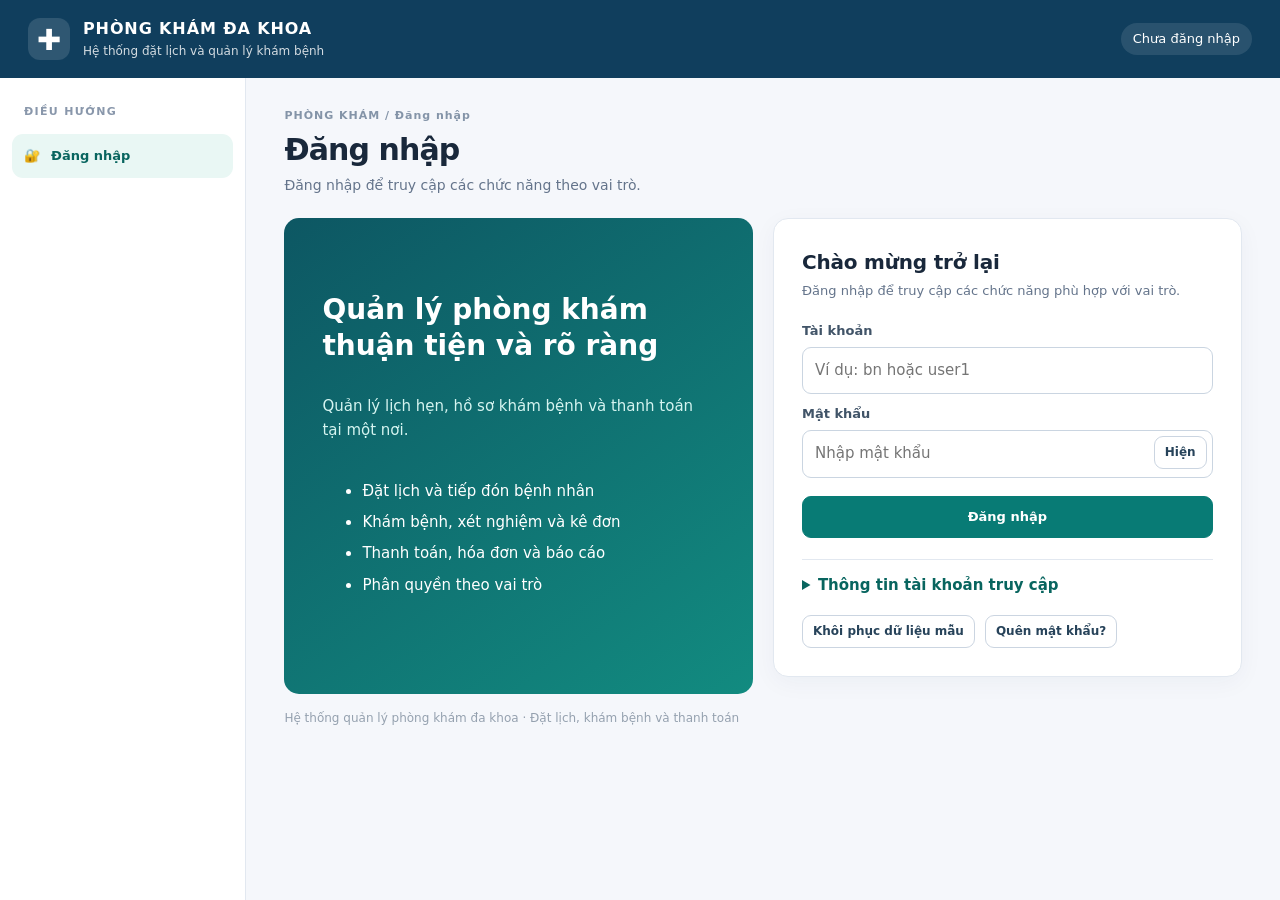
<file: index.html>
<!DOCTYPE html><html lang="vi"><head><meta charset="utf-8"><meta http-equiv="refresh" content="0;url=08-GiaoDien/GD01_DangNhap.html"><title>Phòng khám đa khoa</title></head><body><a href="08-GiaoDien/GD01_DangNhap.html">Mở hệ thống phòng khám đa khoa</a></body></html>
</file>
<file: 08-GiaoDien/style.css>
:root{--bg:#f5f7fb;--card:#fff;--text:#19283b;--muted:#64748b;--line:#e2e8f0;--navy:#103e5d;--primary:#087b75;--primary-dark:#08655f;--soft:#e9f7f4;--warn:#a7640d;--bad:#b42318;--good:#13733b;--shadow:0 6px 24px rgba(32,56,87,.045);color-scheme:light}
*{box-sizing:border-box}html{font-size:15px}body{margin:0;min-height:100vh;color:var(--text);background:var(--bg);font:1rem/1.55 system-ui,-apple-system,"Segoe UI",Arial,sans-serif;display:grid;grid-template-columns:246px minmax(0,1fr);grid-template-rows:auto 1fr}button,input,select,textarea{font:inherit}button{cursor:pointer}button:disabled{opacity:.48;cursor:not-allowed}button:focus-visible,a:focus-visible,input:focus-visible,select:focus-visible,textarea:focus-visible{outline:3px solid #5ec3b7;outline-offset:2px}
.topbar{grid-column:1/-1;display:flex;align-items:center;justify-content:space-between;gap:18px;background:var(--navy);color:#fff;padding:15px 28px;min-height:78px}.brand{display:flex;align-items:center;gap:13px}.brand-icon{width:42px;height:42px;border-radius:12px;background:#ffffff21;display:grid;place-items:center;font-size:29px;font-weight:700}.brand strong{display:block;letter-spacing:.055em;font-size:16px}.brand small{display:block;font-size:12px;opacity:.82}.session{display:flex;gap:10px;align-items:center;flex-wrap:wrap}.user-label{font-size:13px;padding:6px 12px;background:#ffffff1b;border-radius:30px}.btn-ghost{background:transparent;border:1px solid #ffffff75;color:white;border-radius:9px;padding:7px 12px}
.sidebar{display:flex;flex-direction:column;gap:4px;padding:25px 12px;background:#fff;border-right:1px solid var(--line)}.sidebar-title{font-size:11px;letter-spacing:.12em;font-weight:700;color:#8997ab;margin:0 12px 10px}.sidebar a{display:flex;align-items:center;gap:11px;padding:12px;border-radius:11px;color:#3e5369;text-decoration:none;font-size:13px;font-weight:550}.sidebar a:hover{background:#f2f6fa}.sidebar a.active{background:var(--soft);color:var(--primary-dark);font-weight:700}.sidebar-foot{margin:auto 10px 0;border-top:1px solid var(--line);padding-top:18px;font-size:12px;font-weight:600;color:#718096}.sidebar-foot small{font-weight:400}.demo-dot{display:inline-block;width:8px;height:8px;background:#e9a84a;border-radius:50%;margin-right:5px}
.content{min-width:0;max-width:1280px;width:100%;padding:29px clamp(17px,3vw,42px) 35px}.crumb{font-size:11px;letter-spacing:.09em;color:#8494a8;font-weight:650;margin-bottom:8px}.page-title{display:flex;justify-content:space-between;align-items:flex-start;gap:15px;margin-bottom:21px}.page-title h1{font-size:clamp(23px,2.4vw,30px);line-height:1.2;letter-spacing:-.03em;margin:0 0 7px}.page-title p{margin:0;color:var(--muted);font-size:14px}.demo-badge{font-size:10px;font-weight:700;letter-spacing:.11em;background:#fff4dd;color:#986100;border:1px solid #ffdfa1;padding:5px 10px;border-radius:20px}.footnote{padding-top:15px;color:#95a1af;font-size:12px}
.card{border:1px solid var(--line);border-radius:15px;background:var(--card);padding:22px;margin-bottom:17px;box-shadow:var(--shadow)}.card h2,.card h3{font-size:17px;margin:0 0 13px;letter-spacing:-.01em}.card .heading-row{display:flex;justify-content:space-between;align-items:center;gap:8px;flex-wrap:wrap;margin-bottom:12px}.heading-row h2{margin:0}.hint{color:var(--muted);font-size:13px;margin:5px 0 13px}.muted{font-size:13px;color:var(--muted)}.section-lead{font-size:13px;color:var(--muted);margin:-5px 0 17px}.grid2{display:grid;grid-template-columns:repeat(2,minmax(0,1fr));gap:15px}.grid3{display:grid;grid-template-columns:repeat(3,minmax(0,1fr));gap:15px}.form-field{min-width:0}label{display:block;color:#415468;font-size:13px;font-weight:650;margin:10px 0 6px}input:not([type="checkbox"]),select,textarea{display:block;background:#fff;color:var(--text);border:1px solid #cad5e1;border-radius:9px;padding:11px 12px;width:100%;min-height:43px}textarea{min-height:88px;resize:vertical}input:disabled,textarea:disabled,select:disabled{background:#f4f6f8;color:#7e8b99}.checkline{display:flex;gap:8px;align-items:center;cursor:pointer;font-weight:450;color:#526477}.checkline input{accent-color:var(--primary);width:17px;height:17px}.actions{display:flex;gap:10px;align-items:center;flex-wrap:wrap;margin-top:18px}.btn{background:#fff;border:1px solid #cbd5e1;border-radius:9px;color:#27435a;padding:10px 15px;font-weight:650;font-size:13px;min-height:40px}.btn:hover:not(:disabled){background:#f3f8fb}.btn-primary{background:var(--primary);color:#fff;border-color:var(--primary)}.btn-primary:hover:not(:disabled){background:var(--primary-dark)}.btn-danger{color:var(--bad);border-color:#f6c9c5}.btn-small{padding:6px 10px;min-height:31px;font-size:12px}.btn-link{padding:0;background:none;border:0;color:var(--primary);font-weight:650}.btn-block{width:100%}.btn-outline{color:var(--primary);border-color:#8bcac1}
.slots{display:flex;flex-wrap:wrap;gap:10px}.slot{min-width:101px;padding:11px 12px;border:1px solid #cbd6e0;background:#fff;border-radius:10px;color:#263950;font-weight:650}.slot.active{background:var(--soft);border:2px solid var(--primary);color:var(--primary-dark);padding:10px 11px}.slot.busy{border-style:dashed;color:#9e6600;background:#fffaf0}.slot small{display:block;font-size:10px;font-weight:500;color:#8994a5}
.table-wrap{overflow-x:auto;border:1px solid var(--line);border-radius:11px}table{border-collapse:collapse;width:100%;font-size:13px}th{color:#65758c;text-align:left;font-size:11px;letter-spacing:.06em;text-transform:uppercase;font-weight:750;background:#f8fafc}td,th{border-bottom:1px solid #e8edf3;padding:12px 11px;vertical-align:middle}tr:last-child td{border-bottom:0}td .actions{margin:0;gap:6px}td .btn{white-space:nowrap}td .small{font-size:11px;color:var(--muted)}.table-empty{text-align:center;color:var(--muted);padding:23px}.pill{display:inline-block;white-space:nowrap;background:#eef2f6;color:#526477;border-radius:18px;font-size:11px;font-weight:700;padding:4px 10px}.pill.good{background:#e5f6e9;color:#17753b}.pill.pending{background:#fff2d9;color:#95610b}.pill.bad{background:#ffebea;color:#ae2d24}
.notice{padding:12px 15px;border-radius:10px;margin:12px 0;background:#edf5fb;border:1px solid #c9e0f2;color:#2a5c7b;font-size:13px}.notice.success{background:#eaf8ee;color:#14703a;border-color:#bde7cb}.notice.warning{background:#fff8e8;color:#915b08;border-color:#f1d29f}.notice.error{background:#fff0ee;color:#a82922;border-color:#eec4be}.empty{padding:26px;color:var(--muted);text-align:center;background:#fbfcfe;border:1px dashed #d7e0e8;border-radius:10px;font-size:13px}.pill+button{margin-left:8px}.steps{display:flex;gap:5px;margin-bottom:19px;overflow-x:auto}.steps span{display:block;flex:1;min-width:116px;text-align:center;background:#e8edf4;color:#67788a;padding:9px 7px;border-radius:9px;font-size:12px;font-weight:650}.steps span.done{color:#08665d;background:#dbf4ed}.metrics{display:grid;grid-template-columns:repeat(4,minmax(0,1fr));gap:13px;margin-bottom:17px}.metric{background:#fff;padding:18px;border:1px solid var(--line);border-radius:12px}.metric .number{font-size:23px;font-weight:800;letter-spacing:-.03em}.metric .lbl{font-size:12px;color:var(--muted)}.tabs{display:flex;flex-wrap:wrap;gap:7px;margin-bottom:17px}.tabs .btn.selected{background:#e1f4f0;color:var(--primary-dark);border-color:#b2ded5}.summary{background:#f8fafc;border-radius:11px;padding:15px;margin-top:13px}.summary-line{display:flex;gap:16px;align-items:center;justify-content:space-between;padding:6px 0}.summary-line.total{border-top:1px solid #d8e2eb;margin-top:7px;padding-top:14px;font-weight:800;font-size:17px}.record-header{display:flex;justify-content:space-between;gap:12px;flex-wrap:wrap;margin-bottom:15px}.person{font-weight:800;font-size:16px}.counter{color:var(--muted);font-size:12px}.login-hero{display:grid;grid-template-columns:1fr 1fr;gap:20px}.hero-left{border-radius:15px;background:linear-gradient(145deg,#0d5763,#128b80);color:#fff;min-height:390px;padding:38px;display:flex;flex-direction:column;justify-content:center}.hero-left h2{font-size:28px;line-height:1.3;margin:0 0 16px;color:white}.hero-left p{color:#d5f4f0}.hero-left li{margin:8px 0}.login-card{padding:28px}.login-card h2{font-size:20px;margin:0 0 3px}.login-card .intro{font-size:13px;color:var(--muted);margin:0 0 20px}.password-wrap{position:relative}.password-wrap input{padding-right:81px}.password-wrap button{position:absolute;right:6px;top:6px;min-height:31px;font-size:12px}.error-text{margin:12px 0;color:var(--bad);font-weight:650;font-size:13px}.account-details{border-top:1px solid var(--line);margin-top:21px;padding-top:14px}.account-details summary{cursor:pointer;color:var(--primary-dark);font-weight:750}.account-details table{margin-top:10px}.mini-switch{display:flex;gap:8px;align-items:center}.print-header{display:none}
#toast{position:fixed;bottom:23px;left:50%;transform:translateX(-50%);background:#19394d;color:#fff;border-radius:12px;box-shadow:0 12px 30px #16273536;padding:13px 20px;z-index:200;max-width:calc(100vw - 30px);text-align:center;font-size:13px}#toast[hidden]{display:none}
@media(max-width:1050px){.metrics{grid-template-columns:repeat(2,minmax(0,1fr))}.grid3{grid-template-columns:repeat(2,minmax(0,1fr))}}
@media(max-width:800px){body{grid-template-columns:1fr;grid-template-rows:auto auto 1fr}.topbar{padding:14px 17px}.sidebar{padding:8px 10px;overflow-x:auto;flex-direction:row;align-items:center;border-bottom:1px solid var(--line);border-right:0}.sidebar-title,.sidebar-foot{display:none}.sidebar a{white-space:nowrap;padding:9px 12px}.content{padding:19px 16px}.login-hero{grid-template-columns:1fr}.hero-left{min-height:auto;padding:26px}.hero-left h2{font-size:22px}}
@media(max-width:560px){.grid2,.grid3,.metrics{grid-template-columns:1fr}.brand small{display:none}.brand strong{font-size:12px}.brand-icon{height:36px;width:36px}.user-label{display:none}.card{padding:16px}.page-title h1{font-size:23px}.hero-left{display:none}.topbar{padding:11px}.btn{min-height:42px}}
@media print{body{display:block;background:#fff;color:#000}.topbar,.sidebar,.page-title,.steps,.footnote,.actions,#toast,.no-print,.demo-badge,.crumb{display:none!important}.content{padding:0;max-width:none}.card{display:none!important;border:0;box-shadow:none;padding:0}.card.printable{display:block!important}.print-header{display:block;font-size:19px;font-weight:800;text-align:center;margin-bottom:15px}.table-wrap{border:0}td,th{color:#000;border-color:#999}.notice{display:none}}
</file>
